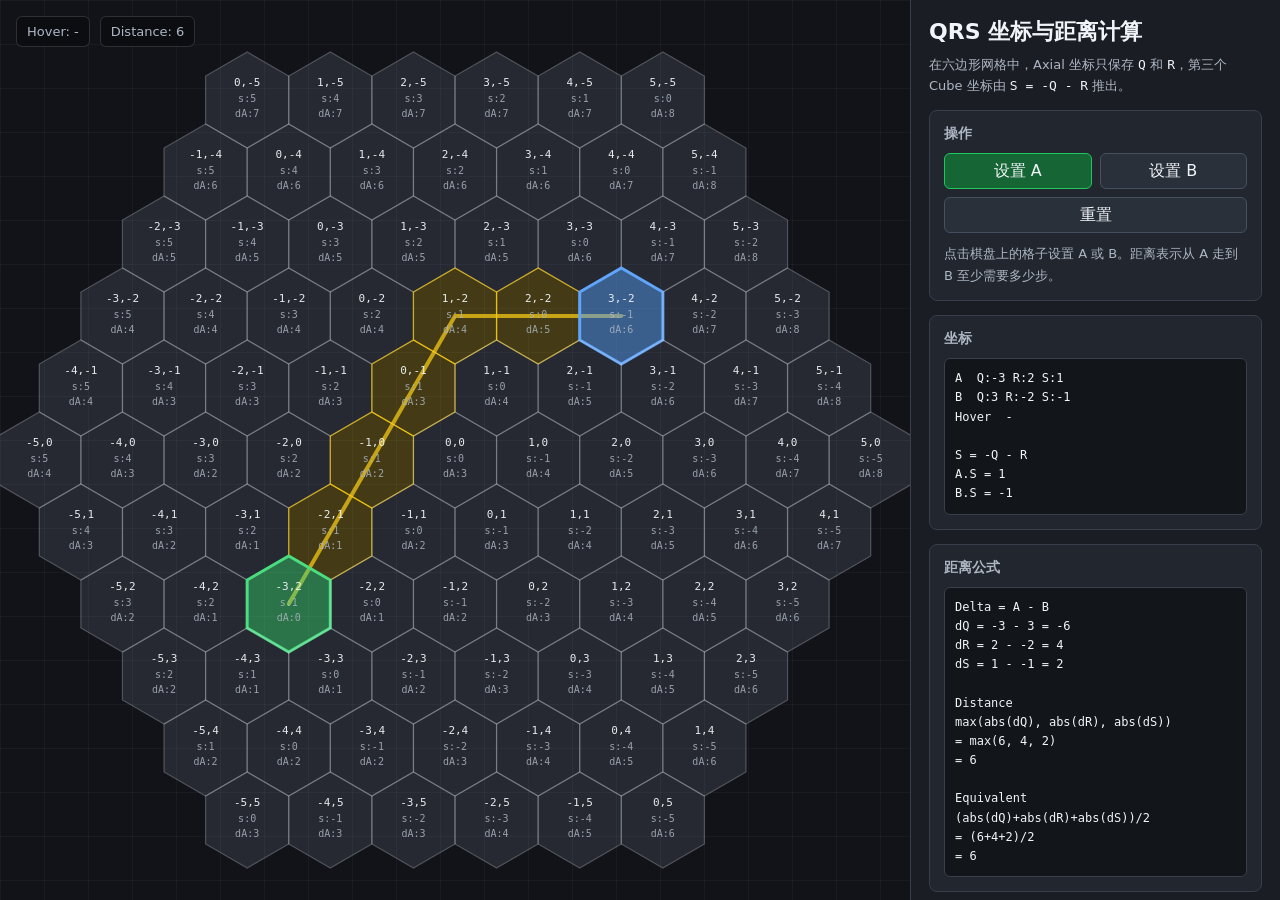
<file: Plugins/HexGridCore/DOCS/HexDistanceDemo/index.html>
<!doctype html>
<html lang="zh-CN">
<head>
  <meta charset="utf-8">
  <meta name="viewport" content="width=device-width, initial-scale=1">
  <title>HexGridCore - QRS Distance Demo</title>
  <link rel="stylesheet" href="styles.css">
</head>
<body>
  <main class="app">
    <section class="stage">
      <canvas id="board" aria-label="QRS distance demo"></canvas>
      <div class="overlay">
        <span id="hoverBadge">Hover: -</span>
        <span id="distanceBadge">Distance: -</span>
      </div>
    </section>

    <aside class="panel">
      <header>
        <h1>QRS 坐标与距离计算</h1>
        <p>在六边形网格中，Axial 坐标只保存 <code>Q</code> 和 <code>R</code>，第三个 Cube 坐标由 <code>S = -Q - R</code> 推出。</p>
      </header>

      <section class="card">
        <h2>操作</h2>
        <div class="button-grid">
          <button id="setAButton" class="active">设置 A</button>
          <button id="setBButton">设置 B</button>
          <button id="resetButton" class="span-2">重置</button>
        </div>
        <p class="hint">点击棋盘上的格子设置 A 或 B。距离表示从 A 走到 B 至少需要多少步。</p>
      </section>

      <section class="card">
        <h2>坐标</h2>
        <pre id="coordReadout" class="readout"></pre>
      </section>

      <section class="card">
        <h2>距离公式</h2>
        <pre id="formulaReadout" class="readout tall"></pre>
      </section>

      <section class="card">
        <h2>为什么是这个距离</h2>
        <pre id="whyReadout" class="readout tall"></pre>
      </section>

      <section class="card">
        <h2>伪代码</h2>
        <ol class="pseudocode">
          <li><span>ToCube(hex):</span></li>
          <li data-indent="1"><span>q = hex.Q</span></li>
          <li data-indent="1"><span>r = hex.R</span></li>
          <li data-indent="1"><span>s = -q - r</span></li>
          <li><span>Distance(a, b):</span></li>
          <li data-indent="1"><span>dQ = a.Q - b.Q</span></li>
          <li data-indent="1"><span>dR = a.R - b.R</span></li>
          <li data-indent="1"><span>dS = a.S - b.S</span></li>
          <li data-indent="1"><span>return max(abs(dQ), abs(dR), abs(dS))</span></li>
        </ol>
      </section>

      <section class="card">
        <h2>图例</h2>
        <div class="legend">
          <span><i class="swatch a"></i>A 起点</span>
          <span><i class="swatch b"></i>B 终点</span>
          <span><i class="swatch range"></i>最短路径</span>
          <span><i class="swatch hover"></i>悬停</span>
        </div>
      </section>
    </aside>
  </main>

  <script src="app.js"></script>
</body>
</html>
</file>
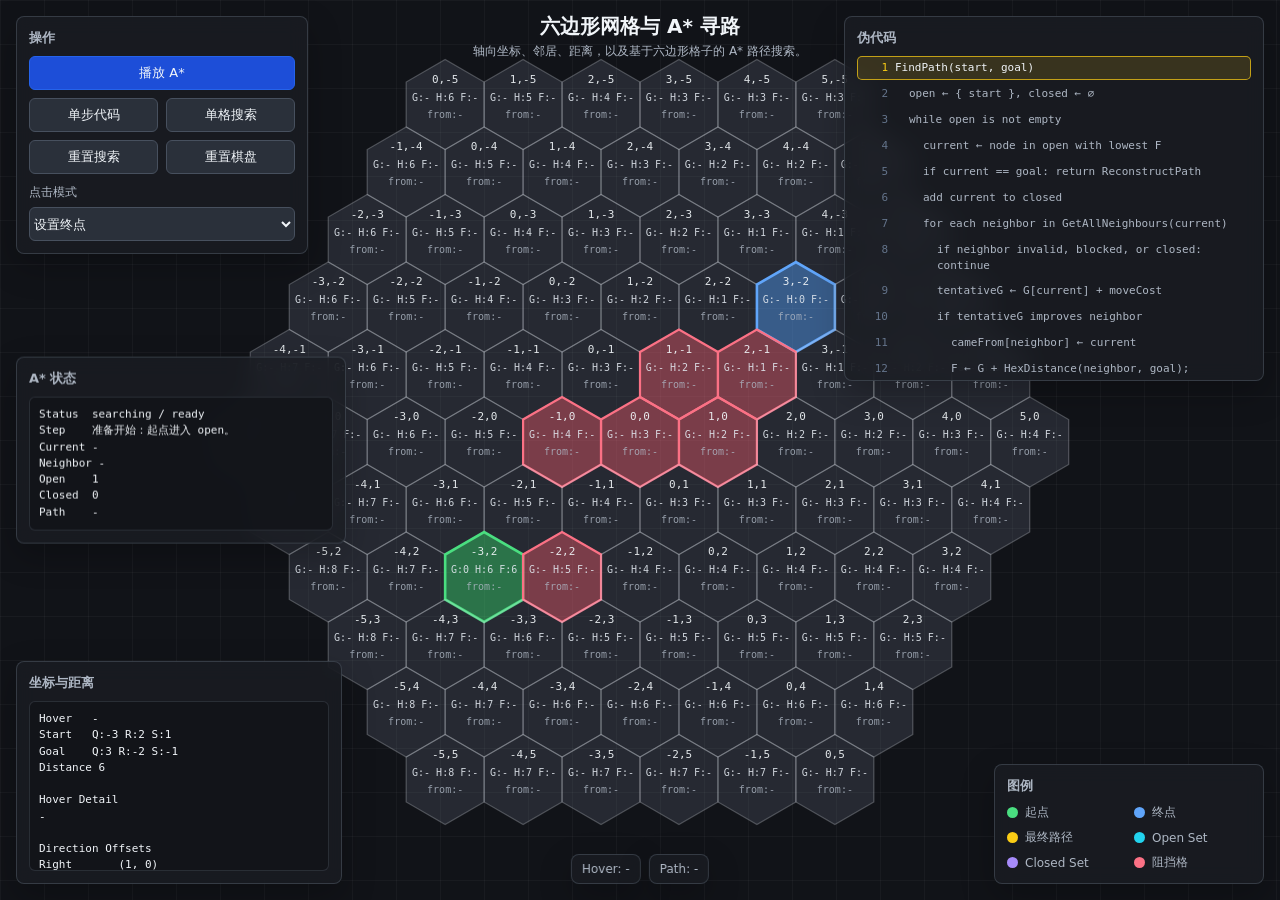
<file: Plugins/HexGridCore/DOCS/HexPathfindingDemo/index.html>
<!doctype html>
<html lang="zh-CN">
<head>
  <meta charset="utf-8">
  <meta name="viewport" content="width=device-width, initial-scale=1">
  <title>HexGridCore - Grid & Pathfinding Demo</title>
  <link rel="stylesheet" href="styles.css">
</head>
<body>
  <main class="app">
    <section class="stage">
      <canvas id="board" aria-label="Hex grid and pathfinding demo"></canvas>
      <header class="title-panel">
        <h1>六边形网格与 A* 寻路</h1>
        <p>轴向坐标、邻居、距离，以及基于六边形格子的 A* 路径搜索。</p>
      </header>
      <div class="overlay">
        <span id="hoverBadge">Hover: -</span>
        <span id="pathBadge">Path: -</span>
      </div>

      <section class="float-panel controls-panel">
        <h2>操作</h2>
        <div class="button-grid">
          <button id="runButton" class="primary span-2">播放 A*</button>
          <button id="stepButton">单步代码</button>
          <button id="cellStepButton">单格搜索</button>
          <button id="resetSearchButton">重置搜索</button>
          <button id="resetBoardButton">重置棋盘</button>
        </div>
        <label class="field">
          <span>点击模式</span>
          <select id="modeSelect">
            <option value="goal">设置终点</option>
            <option value="start">设置起点</option>
            <option value="block">切换阻挡格</option>
          </select>
        </label>
      </section>

      <section class="float-panel code-panel">
        <h2>伪代码</h2>
        <ol id="pseudocode" class="pseudocode" aria-label="A star pseudocode">
          <li data-line="1" data-indent="0"><span>FindPath(start, goal)</span></li>
          <li data-line="2" data-indent="1"><span>open ← { start }, closed ← ∅</span></li>
          <li data-line="3" data-indent="1"><span>while open is not empty</span></li>
          <li data-line="4" data-indent="2"><span>current ← node in open with lowest F</span></li>
          <li data-line="5" data-indent="2"><span>if current == goal: return ReconstructPath</span></li>
          <li data-line="6" data-indent="2"><span>add current to closed</span></li>
          <li data-line="7" data-indent="2"><span>for each neighbor in GetAllNeighbours(current)</span></li>
          <li data-line="8" data-indent="3"><span>if neighbor invalid, blocked, or closed: continue</span></li>
          <li data-line="9" data-indent="3"><span>tentativeG ← G[current] + moveCost</span></li>
          <li data-line="10" data-indent="3"><span>if tentativeG improves neighbor</span></li>
          <li data-line="11" data-indent="4"><span>cameFrom[neighbor] ← current</span></li>
          <li data-line="12" data-indent="4"><span>F ← G + HexDistance(neighbor, goal); add/update open</span></li>
          <li data-line="13" data-indent="1"><span>return empty path</span></li>
        </ol>
      </section>

      <section class="float-panel coord-panel">
        <h2>坐标与距离</h2>
        <pre id="coordReadout" class="readout"></pre>
      </section>

      <section class="float-panel astar-panel">
        <h2>A* 状态</h2>
        <pre id="astarReadout" class="readout tall"></pre>
      </section>

      <section class="float-panel legend-panel">
        <h2>图例</h2>
        <div class="legend">
          <span><i class="swatch start"></i>起点</span>
          <span><i class="swatch goal"></i>终点</span>
          <span><i class="swatch path"></i>最终路径</span>
          <span><i class="swatch open"></i>Open Set</span>
          <span><i class="swatch closed"></i>Closed Set</span>
          <span><i class="swatch block"></i>阻挡格</span>
        </div>
      </section>
    </section>
  </main>

  <script src="hex-grid.js"></script>
  <script src="app.js"></script>
</body>
</html>
</file>
<file: Plugins/HexGridCore/DOCS/HexDistanceDemo/styles.css>
:root {
  color-scheme: dark;
  --bg: #101114;
  --panel: #1a1d23;
  --card: #22262e;
  --line: #383f4a;
  --text: #f1f5f9;
  --muted: #aeb7c4;
  --a: #4ade80;
  --b: #60a5fa;
  --range: #facc15;
  --hover: #ffffff;
}

* {
  box-sizing: border-box;
}

html,
body {
  height: 100%;
  margin: 0;
}

body {
  overflow: hidden;
  background: var(--bg);
  color: var(--text);
  font-family: "Segoe UI", "Microsoft YaHei", system-ui, sans-serif;
}

.app {
  display: grid;
  grid-template-columns: minmax(0, 1fr) 370px;
  height: 100%;
}

.stage {
  position: relative;
  min-width: 0;
  background:
    linear-gradient(90deg, rgba(255, 255, 255, 0.035) 1px, transparent 1px),
    linear-gradient(rgba(255, 255, 255, 0.035) 1px, transparent 1px),
    #111318;
  background-size: 44px 44px;
}

canvas {
  display: block;
  width: 100%;
  height: 100%;
  cursor: crosshair;
}

.overlay {
  position: absolute;
  top: 16px;
  left: 16px;
  display: flex;
  gap: 10px;
  pointer-events: none;
}

.overlay span {
  border: 1px solid rgba(255, 255, 255, 0.14);
  border-radius: 6px;
  background: rgba(10, 12, 16, 0.72);
  padding: 7px 10px;
  color: var(--muted);
  font-size: 13px;
  backdrop-filter: blur(8px);
}

.panel {
  display: flex;
  flex-direction: column;
  gap: 14px;
  padding: 18px;
  overflow-y: auto;
  background: var(--panel);
  border-left: 1px solid var(--line);
}

h1 {
  margin: 0;
  font-size: 22px;
  line-height: 1.25;
}

h2 {
  margin: 0 0 10px;
  color: var(--muted);
  font-size: 14px;
}

p {
  margin: 8px 0 0;
  color: var(--muted);
  font-size: 13px;
  line-height: 1.65;
}

code {
  color: var(--text);
}

.card {
  border: 1px solid var(--line);
  border-radius: 8px;
  background: var(--card);
  padding: 14px;
}

.button-grid {
  display: grid;
  grid-template-columns: 1fr 1fr;
  gap: 8px;
}

.span-2 {
  grid-column: 1 / -1;
}

button {
  min-height: 36px;
  border: 1px solid #47505e;
  border-radius: 6px;
  background: #2a303a;
  color: var(--text);
  font: inherit;
  cursor: pointer;
}

button:hover {
  border-color: #64748b;
  background: #313845;
}

button.active {
  border-color: #22c55e;
  background: #166534;
}

.hint {
  margin-top: 10px;
}

.readout {
  min-height: 112px;
  margin: 0;
  padding: 10px;
  overflow: auto;
  border: 1px solid var(--line);
  border-radius: 6px;
  background: #12151a;
  color: var(--text);
  font: 12px/1.6 Consolas, "Cascadia Mono", monospace;
  white-space: pre-wrap;
}

.readout.tall {
  min-height: 170px;
}

.pseudocode {
  display: grid;
  gap: 3px;
  margin: 0;
  padding: 0;
  list-style: none;
  font: 12px/1.55 Consolas, "Cascadia Mono", monospace;
  color: var(--muted);
}

.pseudocode li {
  min-height: 24px;
  padding: 3px 6px;
  border-radius: 5px;
}

.pseudocode li[data-indent="1"] span {
  padding-left: 22px;
}

.pseudocode span {
  display: block;
}

.legend {
  display: grid;
  grid-template-columns: 1fr 1fr;
  gap: 9px 12px;
  color: var(--muted);
  font-size: 12px;
}

.legend span {
  display: flex;
  align-items: center;
  gap: 7px;
}

.swatch {
  width: 12px;
  height: 12px;
  border-radius: 50%;
  display: inline-block;
}

.swatch.a { background: var(--a); }
.swatch.b { background: var(--b); }
.swatch.range { background: var(--range); }
.swatch.hover { background: var(--hover); }

@media (max-width: 960px) {
  body {
    overflow: auto;
  }

  .app {
    grid-template-columns: 1fr;
    grid-template-rows: minmax(620px, 65vh) auto;
    height: auto;
    min-height: 100%;
  }

  .panel {
    border-left: 0;
    border-top: 1px solid var(--line);
  }
}
</file>
<file: Plugins/HexGridCore/DOCS/HexPathfindingDemo/styles.css>
:root {
  color-scheme: dark;
  --bg: #101114;
  --panel: rgba(26, 29, 35, 0.82);
  --card: rgba(34, 38, 46, 0.88);
  --line: rgba(148, 163, 184, 0.24);
  --text: #f1f5f9;
  --muted: #aeb7c4;
  --start: #4ade80;
  --goal: #60a5fa;
  --path: #facc15;
  --open: #22d3ee;
  --closed: #a78bfa;
  --block: #fb7185;
  --hover: #ffffff;
}

* {
  box-sizing: border-box;
}

html,
body {
  height: 100%;
  margin: 0;
}

body {
  overflow: hidden;
  background: var(--bg);
  color: var(--text);
  font-family: "Segoe UI", "Microsoft YaHei", system-ui, sans-serif;
}

.app,
.stage {
  width: 100%;
  height: 100%;
}

.stage {
  position: relative;
  min-width: 0;
  overflow: hidden;
  background:
    linear-gradient(90deg, rgba(255, 255, 255, 0.035) 1px, transparent 1px),
    linear-gradient(rgba(255, 255, 255, 0.035) 1px, transparent 1px),
    #111318;
  background-size: 44px 44px;
}

canvas {
  display: block;
  width: 100%;
  height: 100%;
  cursor: crosshair;
}

.title-panel,
.overlay,
.float-panel {
  position: absolute;
  z-index: 2;
}

.title-panel {
  top: 14px;
  left: 50%;
  width: min(520px, calc(100% - 760px));
  min-width: 340px;
  transform: translateX(-50%);
  text-align: center;
  pointer-events: none;
}

.title-panel h1 {
  margin: 0;
  font-size: 20px;
  line-height: 1.2;
}

.title-panel p {
  margin: 5px 0 0;
  color: var(--muted);
  font-size: 12px;
  line-height: 1.45;
}

.overlay {
  left: 50%;
  bottom: 16px;
  transform: translateX(-50%);
  display: flex;
  gap: 8px;
  pointer-events: none;
}

.overlay span,
.float-panel {
  border: 1px solid var(--line);
  border-radius: 8px;
  background: var(--panel);
  backdrop-filter: blur(10px);
  box-shadow: 0 12px 34px rgba(0, 0, 0, 0.24);
}

.overlay span {
  padding: 7px 10px;
  color: var(--muted);
  font-size: 12px;
}

.float-panel {
  padding: 12px;
}

.controls-panel {
  top: 16px;
  left: 16px;
  width: 292px;
}

.code-panel {
  top: 16px;
  right: 16px;
  width: 420px;
  max-height: 365px;
  overflow: auto;
}

.coord-panel {
  left: 16px;
  bottom: 16px;
  width: 326px;
}

.astar-panel {
  left: 16px;
  top: 50%;
  width: 330px;
  transform: translateY(-50%);
}

.legend-panel {
  right: 16px;
  bottom: 16px;
  width: 270px;
}

h2 {
  margin: 0 0 9px;
  color: var(--muted);
  font-size: 13px;
}

.button-grid {
  display: grid;
  grid-template-columns: 1fr 1fr;
  gap: 8px;
  margin-bottom: 10px;
}

.span-2 {
  grid-column: 1 / -1;
}

button,
select {
  width: 100%;
  min-height: 34px;
  border: 1px solid #47505e;
  border-radius: 6px;
  background: #2a303a;
  color: var(--text);
  font: inherit;
  font-size: 13px;
}

button {
  cursor: pointer;
}

button:hover,
select:hover {
  border-color: #64748b;
  background: #313845;
}

button.primary {
  border-color: #2563eb;
  background: #1d4ed8;
}

.field {
  display: grid;
  gap: 6px;
  color: var(--muted);
  font-size: 12px;
}

.readout {
  min-height: 92px;
  max-height: 170px;
  margin: 0;
  padding: 9px;
  overflow: auto;
  border: 1px solid rgba(148, 163, 184, 0.18);
  border-radius: 6px;
  background: rgba(18, 21, 26, 0.84);
  color: var(--text);
  font: 11px/1.48 Consolas, "Cascadia Mono", monospace;
  white-space: pre-wrap;
}

.readout.tall {
  min-height: 132px;
}

.pseudocode {
  display: grid;
  gap: 2px;
  margin: 0;
  padding: 0;
  list-style: none;
  font: 11px/1.45 Consolas, "Cascadia Mono", monospace;
}

.pseudocode li {
  display: grid;
  grid-template-columns: 24px minmax(0, 1fr);
  gap: 7px;
  align-items: start;
  min-height: 22px;
  padding: 3px 6px;
  border: 1px solid transparent;
  border-radius: 5px;
  color: var(--muted);
}

.pseudocode li::before {
  content: attr(data-line);
  color: #64748b;
  text-align: right;
}

.pseudocode li span {
  display: block;
  min-width: 0;
}

.pseudocode li[data-indent="1"] span { padding-left: 14px; }
.pseudocode li[data-indent="2"] span { padding-left: 28px; }
.pseudocode li[data-indent="3"] span { padding-left: 42px; }
.pseudocode li[data-indent="4"] span { padding-left: 56px; }

.pseudocode li.active {
  border-color: rgba(250, 204, 21, 0.72);
  background: rgba(250, 204, 21, 0.14);
  color: var(--text);
}

.pseudocode li.active::before {
  color: var(--path);
}

.pseudocode li.done {
  color: #dbe4ef;
}

.legend {
  display: grid;
  grid-template-columns: 1fr 1fr;
  gap: 8px 10px;
  color: var(--muted);
  font-size: 12px;
}

.legend span {
  display: flex;
  align-items: center;
  gap: 7px;
}

.swatch {
  width: 11px;
  height: 11px;
  border-radius: 50%;
  display: inline-block;
}

.swatch.start { background: var(--start); }
.swatch.goal { background: var(--goal); }
.swatch.path { background: var(--path); }
.swatch.open { background: var(--open); }
.swatch.closed { background: var(--closed); }
.swatch.block { background: var(--block); }

@media (max-width: 1180px) {
  body {
    overflow: auto;
  }

  .app,
  .stage {
    min-height: 1120px;
    height: auto;
  }

  .title-panel,
  .controls-panel,
  .code-panel,
  .coord-panel,
  .astar-panel,
  .legend-panel,
  .overlay {
    position: absolute;
    transform: none;
  }

  .title-panel {
    left: 16px;
    right: 16px;
    width: auto;
    min-width: 0;
    text-align: left;
  }

  .controls-panel {
    top: 88px;
  }

  .code-panel {
    top: 88px;
    left: 324px;
    right: 16px;
    width: auto;
  }

  .coord-panel {
    bottom: 202px;
  }

  .astar-panel {
    left: 16px;
    right: auto;
    top: 454px;
    bottom: auto;
    width: 326px;
    min-width: 0;
    transform: none;
  }

  .legend-panel {
    left: 16px;
    right: 16px;
    bottom: 16px;
    width: auto;
  }

  .overlay {
    left: 50%;
    bottom: 16px;
    transform: translateX(-50%);
  }
}
</file>
